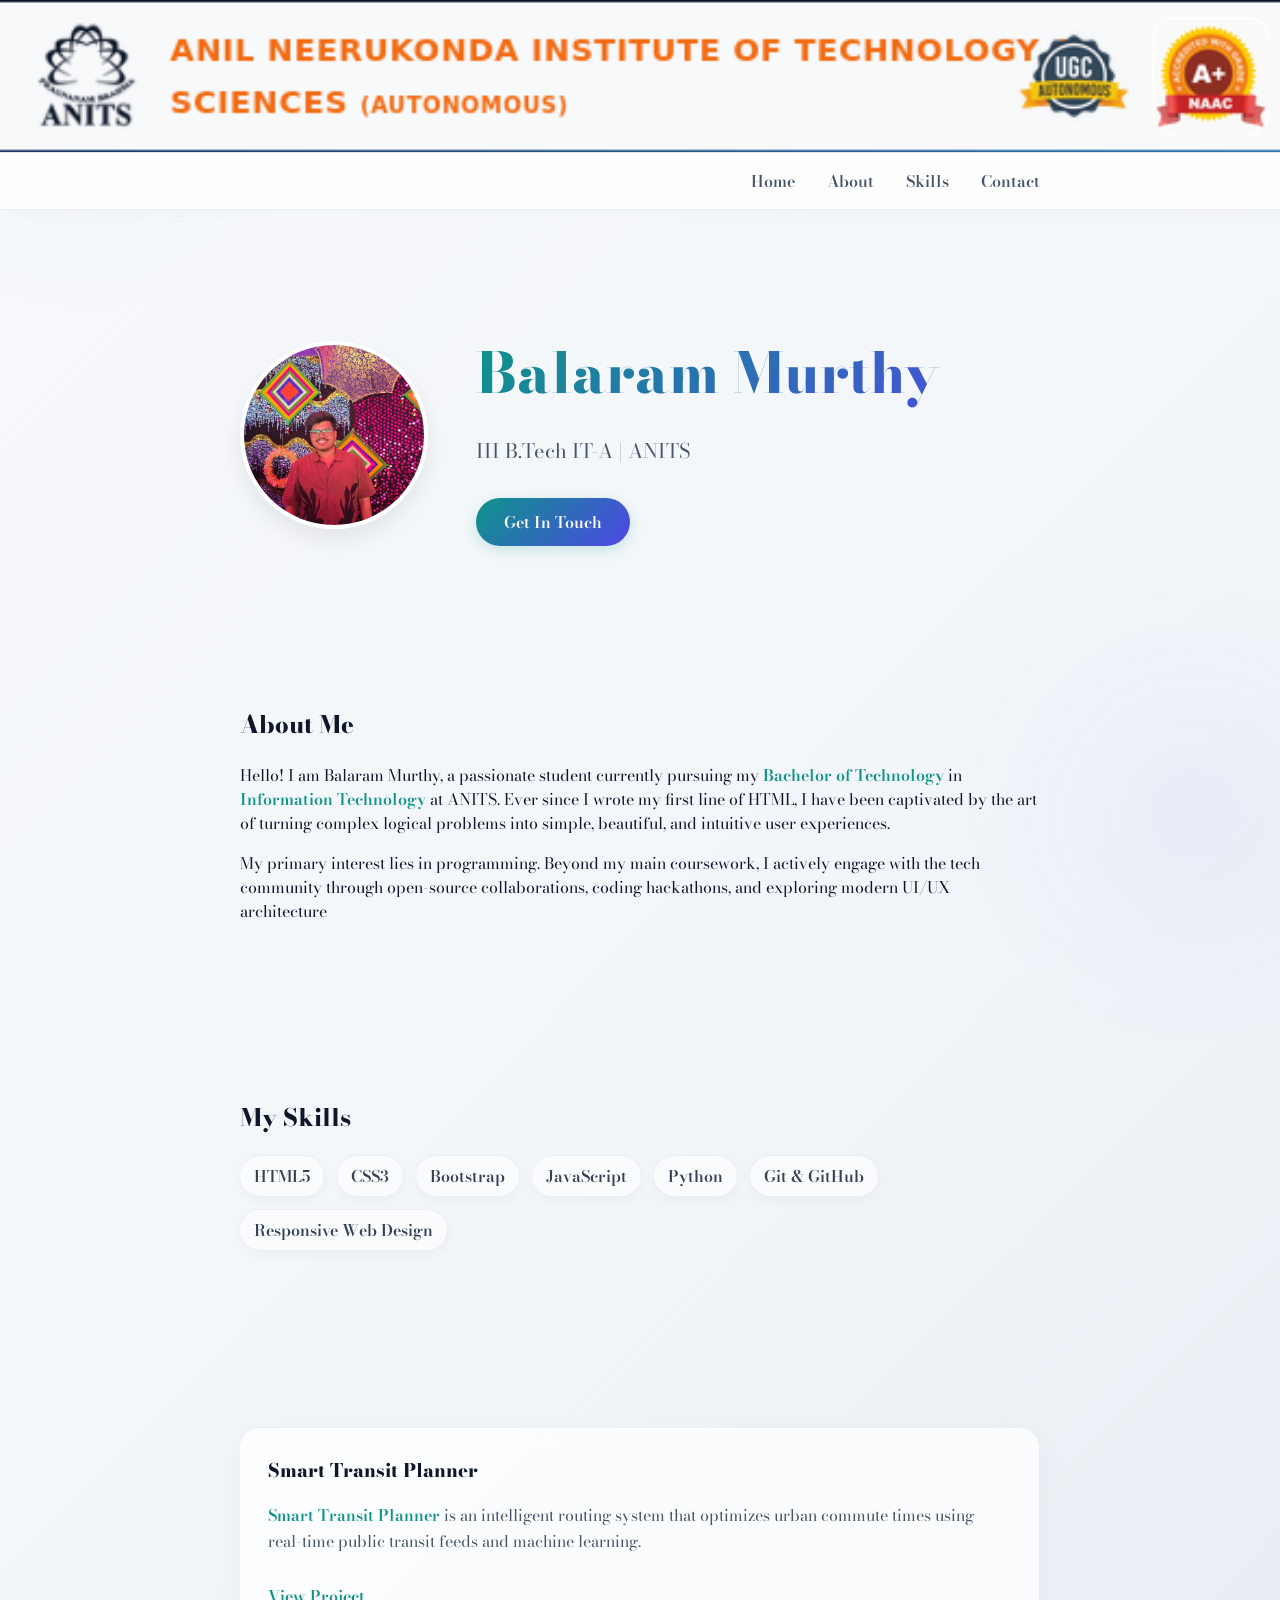
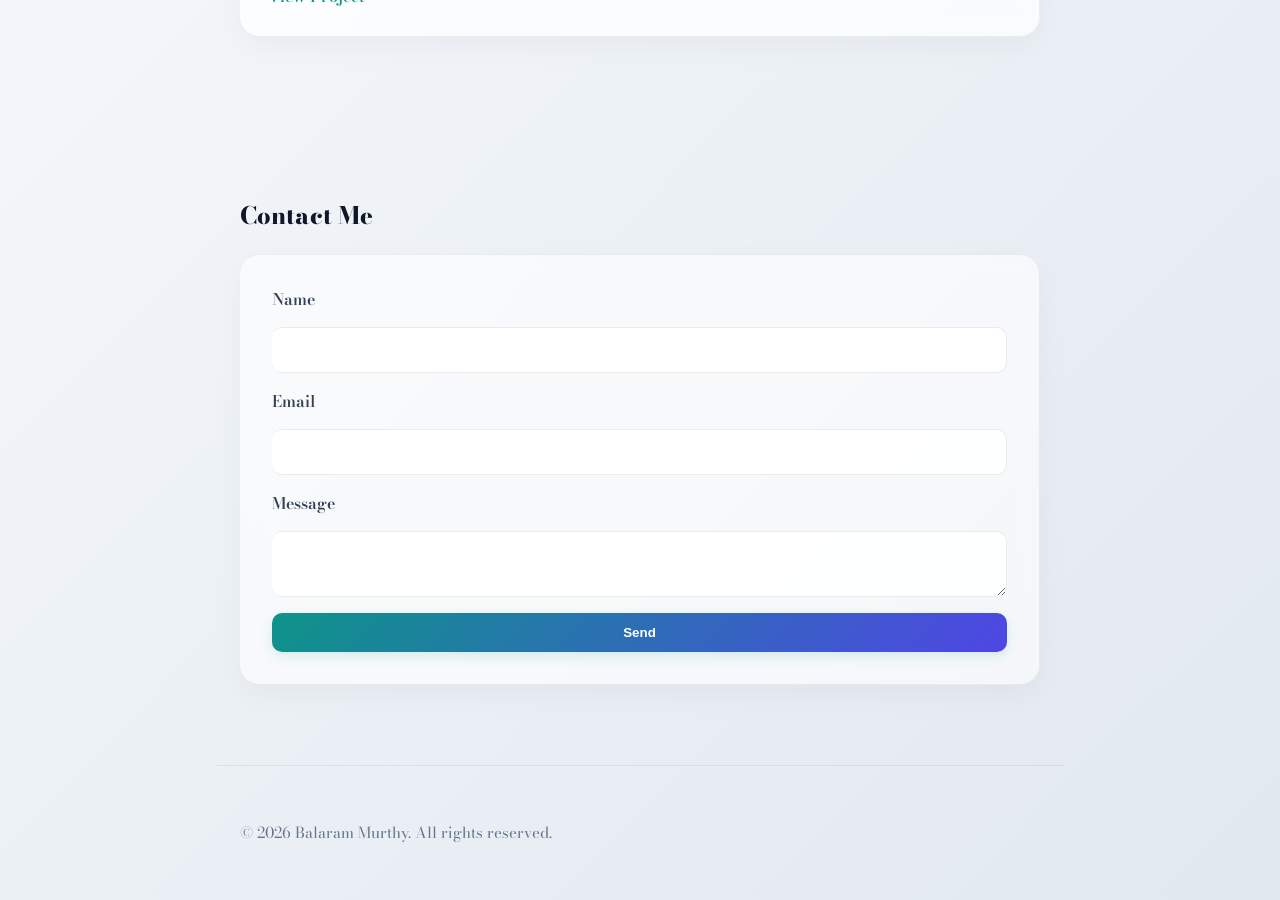
<file: index.html>
<!-- index.html -->
<!DOCTYPE html>
<html lang="en">

<head>
    <meta charset="UTF-8">
    <meta name="viewport" content="width=device-width, initial-scale=1">
    <title>My Portfolio | Balaram Murthy</title>
    <link rel="stylesheet" href="styles.css">
    <link rel="preconnect" href="https://fonts.googleapis.com">
    <link rel="preconnect" href="https://fonts.gstatic.com" crossorigin>
    <link
        href="https://fonts.googleapis.com/css2?family=Bodoni+Moda:ital,opsz,wght@0,6..96,200..900;1,6..96,200..900&display=swap"
        rel="stylesheet">
</head>

<body>

    <!-- Top Banner -->
    <div class="banner-container">
        <img src="anits_banner.png" alt="ANITS Banner" class="top-banner">
    </div>

    <!-- 1. Navigation -->
    <nav>
        <ul>
            <li><a href="#home">Home</a></li>
            <li><a href="#about">About</a></li>
            <li><a href="#skills">Skills</a></li>
            <li><a href="#contact">Contact</a></li>
        </ul>
    </nav>

    <!-- 2. Hero -->
    <section id="home">
        <div class="hero-container">
            <div class="hero-avatar">
                <img src="profile.jpeg" alt="Balaram Murthy" class="avatar-img">
            </div>
            <div class="hero-content">
                <h1>Balaram Murthy</h1>
                <p>III B.Tech IT-A | ANITS</p>
                <a href="#contact" class="btn">Get In Touch</a>
            </div>
        </div>
    </section>

    <!-- 3. About -->
    <section id="about">
        <h2>About Me</h2>
        <p>
            Hello! I am Balaram Murthy, a passionate student currently pursuing my <strong>Bachelor of
                Technology</strong>
            in <strong>Information Technology</strong> at ANITS.
            Ever since I wrote my first line of HTML, I have been captivated by the art of turning complex logical
            problems
            into simple, beautiful, and intuitive user experiences.
        </p>
        <p>
            My primary interest lies in programming. Beyond my main coursework, I actively engage with
            the tech community through open-source collaborations, coding hackathons, and exploring modern UI/UX
            architecture
        </p>

    </section>

    <!-- 4. Skills -->
    <section id="skills">
        <h2>My Skills</h2>
        <ul>
            <li>HTML5</li>
            <li>CSS3</li>
            <li>Bootstrap</li>
            <li>JavaScript</li>
            <li>Python</li>
            <li>Git & GitHub</li>
            <li>Responsive Web Design</li>
        </ul>
    </section>

    <!-- 5. Projects -->
    <section id="projects">
        <div class="card">
            <h3>Smart Transit Planner</h3>
            <p><strong>Smart Transit Planner</strong> is an intelligent routing system that optimizes urban commute
                times using real-time public transit feeds and machine learning.</p>
            <a href="#">View Project</a>
        </div>
    </section>

    <!-- 6. Contact Form -->
    <section id="contact">
        <h2>Contact Me</h2>
        <form>
            <label for="name">Name</label>
            <input type="text" id="name" name="name" required>

            <label for="email">Email</label>
            <input type="email" id="email" name="email" required>

            <label for="message">Message</label>
            <textarea id="message" name="message"></textarea>

            <button type="submit">Send</button>
        </form>
    </section>

    <!-- 7. Footer -->
    <footer>
        <p>&copy; 2026 Balaram Murthy. All rights reserved.</p>
    </footer>

</body>

</html>
</file>
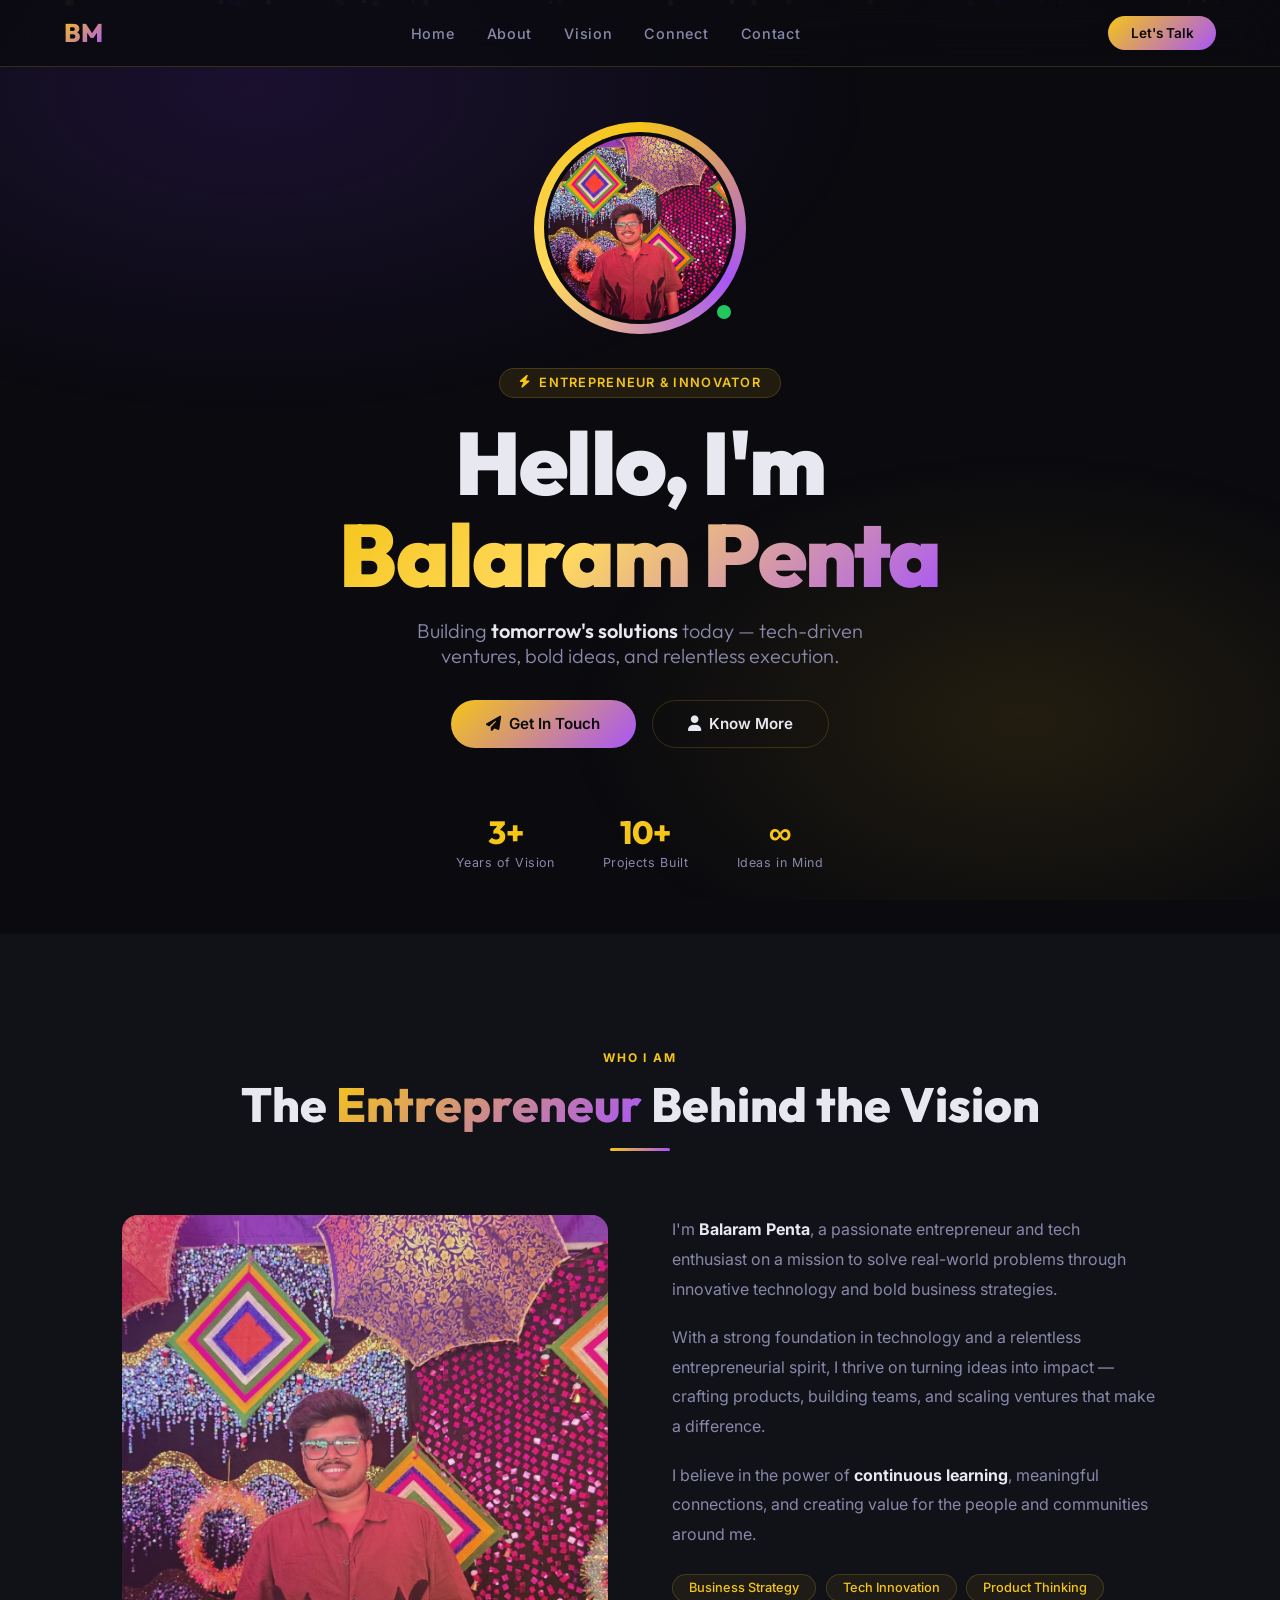
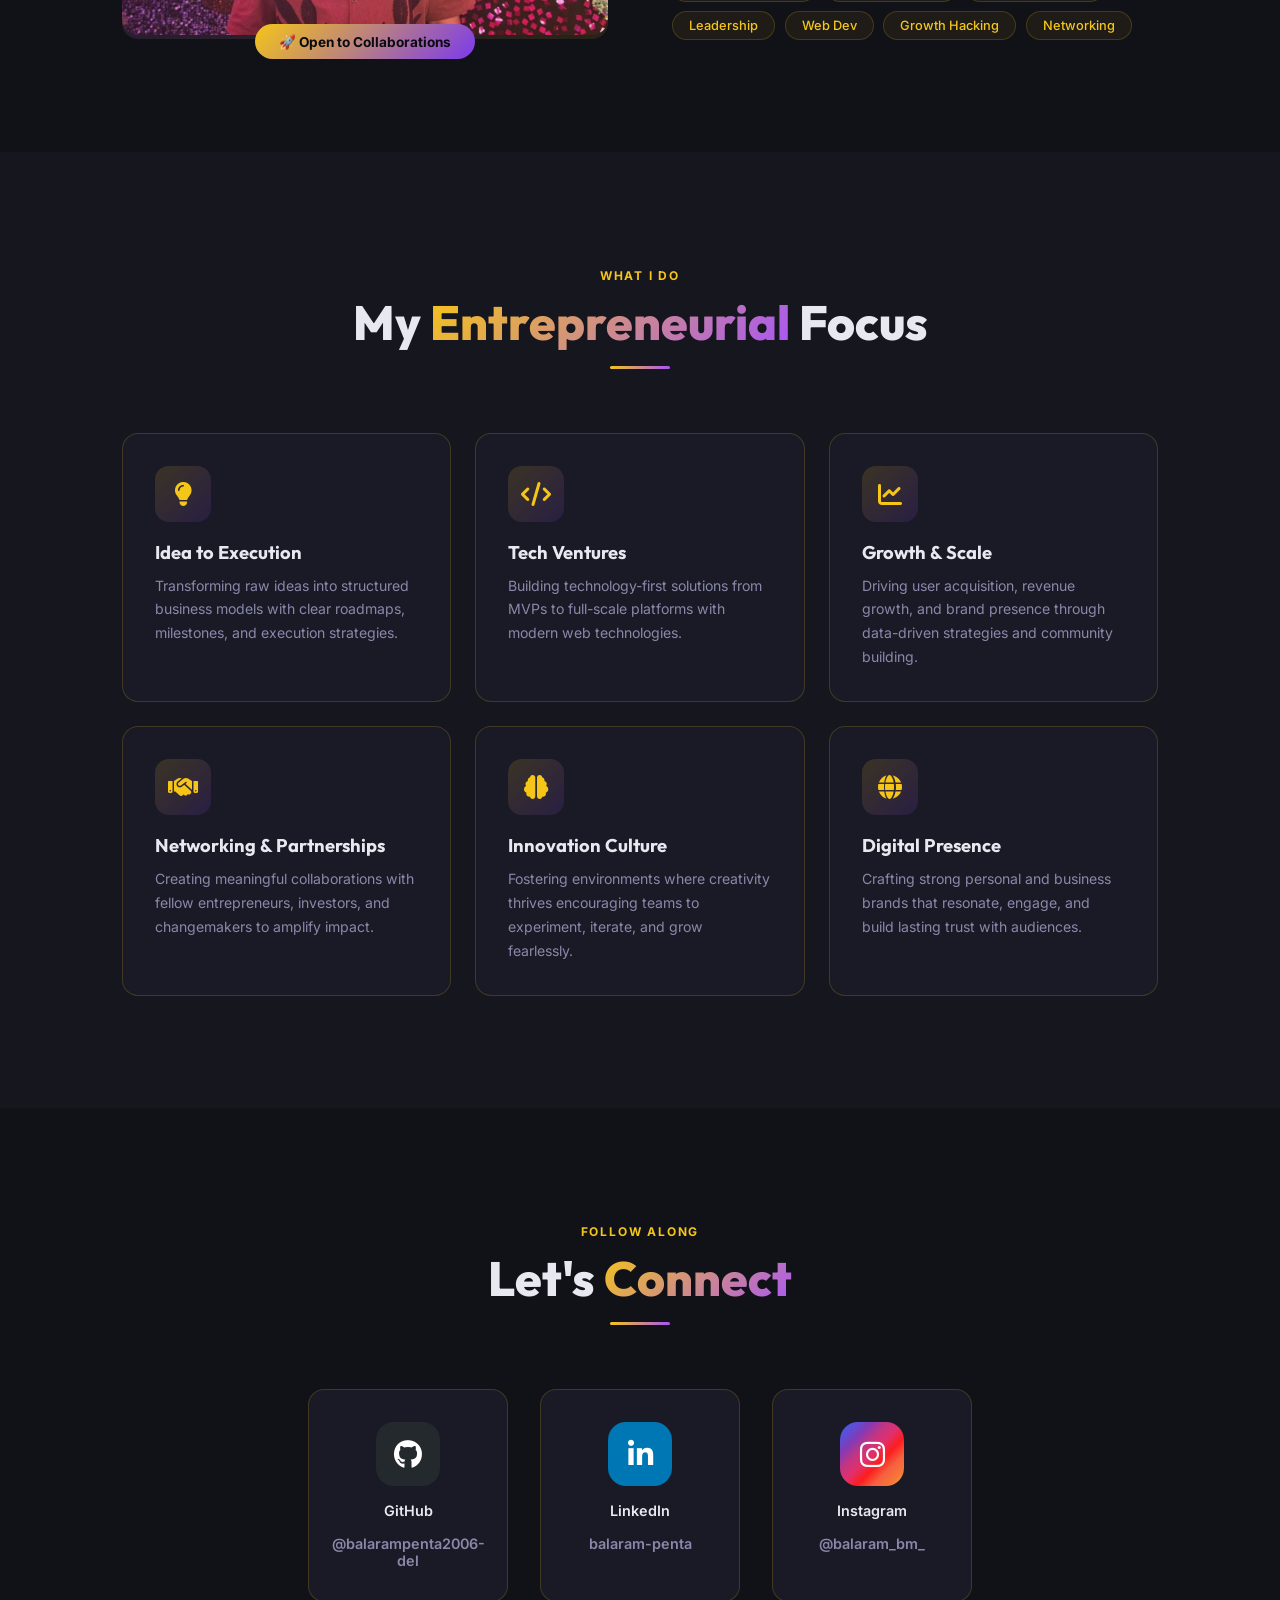
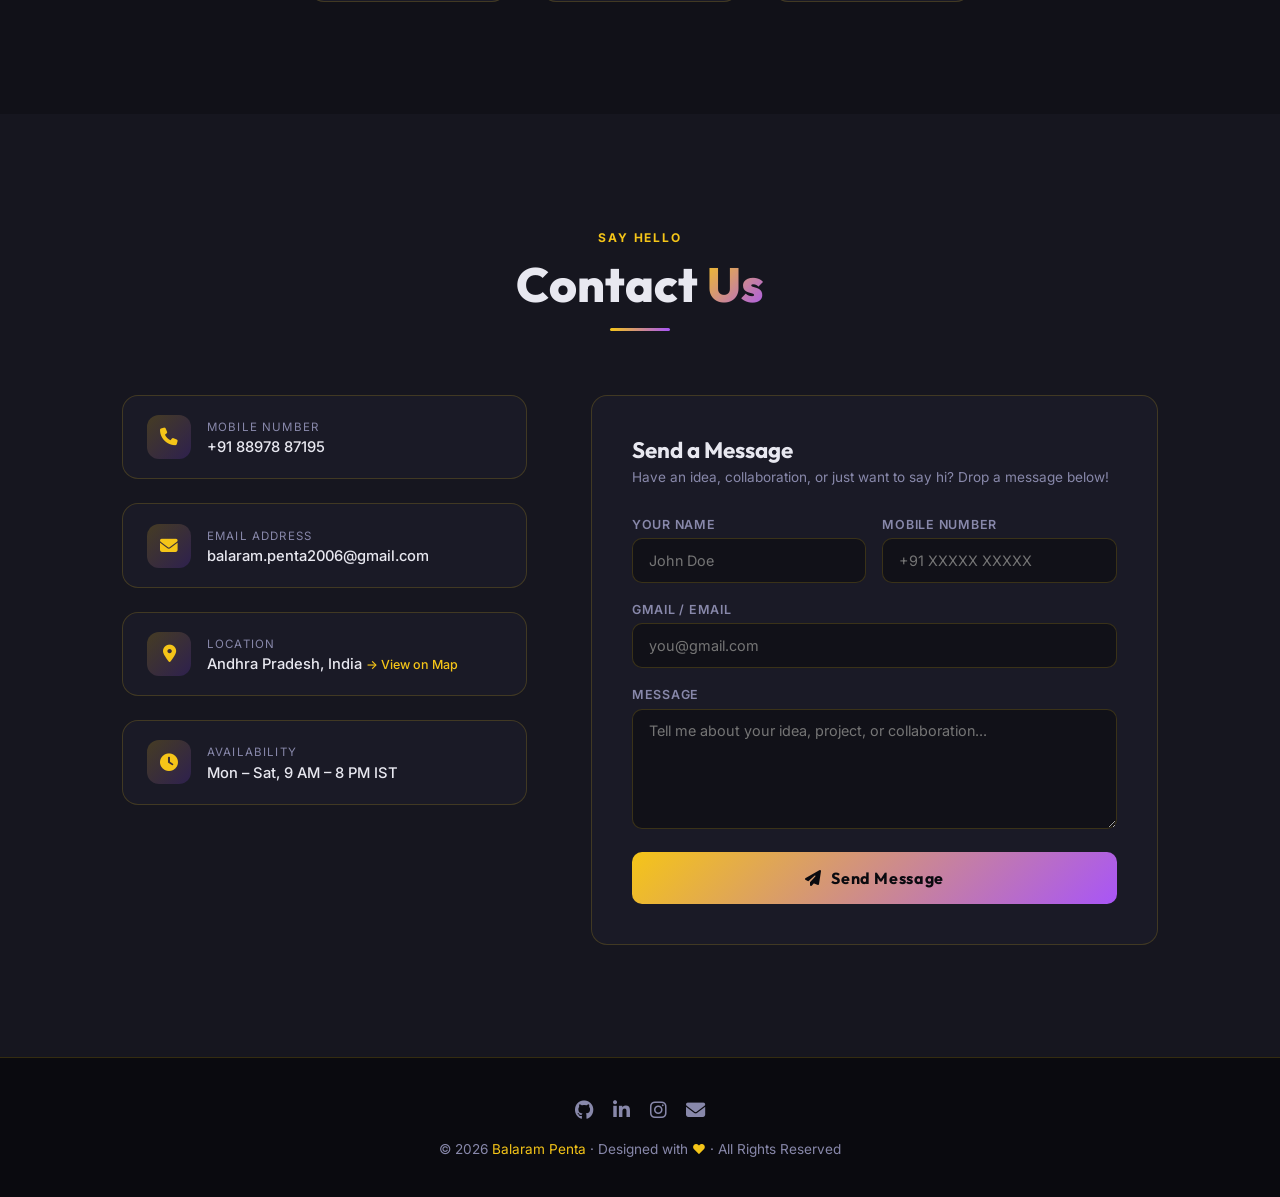
<file: myportfolio.html>
﻿<!DOCTYPE html>
<html lang="en">
<head>
  <meta charset="UTF-8" />
  <meta name="viewport" content="width=device-width, initial-scale=1.0" />
  <title>Balaram Penta | Entrepreneur & Innovator</title>
  <meta name="description" content="Official portfolio of Balaram Penta - entrepreneur, innovator, and tech enthusiast. Explore projects, connect on social media, or get in touch." />
  <link rel="preconnect" href="https://fonts.googleapis.com" />
  <link rel="preconnect" href="https://fonts.gstatic.com" crossorigin />
  <link href="https://fonts.googleapis.com/css2?family=Outfit:wght@300;400;500;600;700;800;900&family=Inter:wght@300;400;500;600&display=swap" rel="stylesheet" />
  <link rel="stylesheet" href="https://cdnjs.cloudflare.com/ajax/libs/font-awesome/6.5.0/css/all.min.css" />
  <style>
    *, *::before, *::after { box-sizing: border-box; margin: 0; padding: 0; }
    :root {
      --gold:#f5c518; --gold-light:#ffd95e; --dark:#0a0a0f; --dark2:#111118;
      --dark3:#16161f; --card:#1a1a26; --border:rgba(245,197,24,0.18);
      --text:#e8e8f0; --muted:#8888aa; --accent:#7c3aed; --accent2:#a855f7; --radius:16px;
    }
    html { scroll-behavior: smooth; }
    body { font-family: "Inter",sans-serif; background:var(--dark); color:var(--text); overflow-x:hidden; }
    body::before {
      content:""; position:fixed; inset:0; pointer-events:none; z-index:0;
      background:
        radial-gradient(ellipse 80% 60% at 20% 10%,rgba(124,58,237,.15) 0%,transparent 60%),
        radial-gradient(ellipse 60% 50% at 80% 80%,rgba(245,197,24,.10) 0%,transparent 60%);
    }
    .particles { position:fixed; inset:0; z-index:0; pointer-events:none; overflow:hidden; }
    .particle { position:absolute; border-radius:50%; opacity:.4; animation:floatUp linear infinite; }
    @keyframes floatUp {
      0%{transform:translateY(110vh) scale(0);opacity:0;}
      10%{opacity:.4;} 90%{opacity:.2;}
      100%{transform:translateY(-10vh) scale(1);opacity:0;}
    }
    nav {
      position:fixed; top:0; left:0; right:0; z-index:100;
      display:flex; align-items:center; justify-content:space-between;
      padding:1rem 4rem; background:rgba(10,10,15,.8);
      backdrop-filter:blur(20px); border-bottom:1px solid var(--border);
    }
    .nav-logo {
      font-family:"Outfit",sans-serif; font-size:1.6rem; font-weight:800;
      background:linear-gradient(135deg,var(--gold),var(--accent2));
      -webkit-background-clip:text; -webkit-text-fill-color:transparent; background-clip:text;
    }
    .nav-links { display:flex; gap:2rem; list-style:none; }
    .nav-links a { color:var(--muted); text-decoration:none; font-size:.9rem; font-weight:500; letter-spacing:.05em; transition:color .3s; }
    .nav-links a:hover { color:var(--gold); }
    #home {
      position:relative; z-index:1; min-height:100vh;
      display:flex; flex-direction:column; align-items:center; justify-content:center;
      text-align:center; padding:8rem 2rem 4rem;
    }
    .avatar-wrapper { position:relative; width:200px; height:200px; margin-bottom:2.5rem; }
    .avatar-ring {
      position:absolute; inset:-6px; border-radius:50%;
      background:conic-gradient(var(--gold),var(--accent2),var(--gold-light),var(--gold));
      animation:spin 4s linear infinite; z-index:0;
    }
    @keyframes spin { to{transform:rotate(360deg);} }
    .avatar-inner { position:absolute; inset:4px; background:var(--dark); border-radius:50%; z-index:1; }
    .avatar-img {
      position:absolute; inset:8px; border-radius:50%;
      object-fit:cover; object-position:top center; z-index:2;
      width:calc(100% - 16px); height:calc(100% - 16px);
    }
    .status-badge {
      position:absolute; bottom:6px; right:6px; z-index:3;
      background:#22c55e; width:20px; height:20px; border-radius:50%;
      border:3px solid var(--dark); animation:pulse-green 2s ease infinite;
    }
    @keyframes pulse-green {
      0%,100%{box-shadow:0 0 0 0 rgba(34,197,94,.6);}
      50%{box-shadow:0 0 0 8px rgba(34,197,94,0);}
    }
    .hero-tag {
      display:inline-flex; align-items:center; gap:.5rem;
      background:rgba(245,197,24,.1); border:1px solid var(--border);
      border-radius:50px; padding:.4rem 1.2rem;
      font-size:.8rem; font-weight:600; letter-spacing:.1em;
      color:var(--gold); text-transform:uppercase; margin-bottom:1.2rem;
      animation:fadeSlideDown .8s ease both;
    }
    h1.hero-name {
      font-family:"Outfit",sans-serif; font-size:clamp(2.8rem,7vw,5.5rem);
      font-weight:900; line-height:1.05; letter-spacing:-.02em;
      animation:fadeSlideDown .9s ease .1s both;
    }
    h1.hero-name span {
      background:linear-gradient(135deg,var(--gold) 0%,var(--gold-light) 40%,var(--accent2) 100%);
      -webkit-background-clip:text; -webkit-text-fill-color:transparent; background-clip:text;
    }
    .hero-tagline {
      font-family:"Outfit",sans-serif; font-size:1.25rem; font-weight:300;
      color:var(--muted); margin:1rem 0 2rem; max-width:520px;
      animation:fadeSlideDown 1s ease .2s both;
    }
    .hero-tagline strong { color:var(--text); font-weight:600; }
    .hero-cta { display:flex; gap:1rem; flex-wrap:wrap; justify-content:center; animation:fadeSlideDown 1s ease .3s both; }
    .btn-primary, .btn-outline {
      padding:.85rem 2.2rem; border-radius:50px; font-size:.95rem; font-weight:600;
      cursor:pointer; text-decoration:none; display:inline-flex; align-items:center;
      gap:.5rem; transition:all .3s ease;
    }
    .btn-primary { background:linear-gradient(135deg,var(--gold),var(--accent2)); color:#0a0a0f; border:none; }
    .btn-primary:hover { transform:translateY(-3px); box-shadow:0 12px 30px rgba(245,197,24,.4); }
    .btn-outline { background:transparent; border:1.5px solid var(--border); color:var(--text); }
    .btn-outline:hover { border-color:var(--gold); color:var(--gold); transform:translateY(-3px); }
    .stats-row { display:flex; gap:3rem; margin-top:4rem; animation:fadeSlideDown 1s ease .4s both; }
    .stat { text-align:center; }
    .stat-num { font-family:"Outfit",sans-serif; font-size:2rem; font-weight:800; color:var(--gold); }
    .stat-label { font-size:.78rem; color:var(--muted); letter-spacing:.05em; margin-top:.2rem; }
    section { position:relative; z-index:1; }
    .section-header { text-align:center; margin-bottom:4rem; }
    .section-tag { display:inline-block; font-size:.75rem; font-weight:700; letter-spacing:.15em; text-transform:uppercase; color:var(--gold); margin-bottom:.75rem; }
    .section-title { font-family:"Outfit",sans-serif; font-size:clamp(2rem,4vw,3rem); font-weight:800; line-height:1.15; }
    .section-title span { background:linear-gradient(135deg,var(--gold),var(--accent2)); -webkit-background-clip:text; -webkit-text-fill-color:transparent; background-clip:text; }
    .section-divider { width:60px; height:3px; background:linear-gradient(90deg,var(--gold),var(--accent2)); border-radius:2px; margin:1rem auto 0; }
    .container { max-width:1100px; margin:0 auto; padding:0 2rem; }
    .section-pad { padding:7rem 0; }
    #about { background:var(--dark2); }
    .about-grid { display:grid; grid-template-columns:1fr 1fr; gap:4rem; align-items:center; }
    .about-img-wrap { position:relative; }
    .about-img-wrap img { width:100%; border-radius:var(--radius); object-fit:cover; object-position:top center; height:420px; filter:saturate(.9); }
    .about-img-wrap::after { content:""; position:absolute; inset:0; border-radius:var(--radius); background:linear-gradient(135deg,rgba(124,58,237,.2),rgba(245,197,24,.1)); pointer-events:none; }
    .about-badge { position:absolute; bottom:-20px; left:50%; transform:translateX(-50%); background:linear-gradient(135deg,var(--gold),var(--accent)); color:#0a0a0f; padding:.6rem 1.5rem; border-radius:50px; font-size:.85rem; font-weight:700; white-space:nowrap; z-index:2; }
    .about-text p { color:var(--muted); line-height:1.85; font-size:1rem; margin-bottom:1.2rem; }
    .about-text p strong { color:var(--text); }
    .skills-chips { display:flex; flex-wrap:wrap; gap:.6rem; margin-top:1.5rem; }
    .chip { padding:.35rem 1rem; border-radius:50px; border:1px solid var(--border); font-size:.8rem; font-weight:500; color:var(--gold); background:rgba(245,197,24,.06); transition:all .3s; }
    .chip:hover { background:rgba(245,197,24,.15); transform:translateY(-2px); }
    #services { background:var(--dark3); }
    .services-grid { display:grid; grid-template-columns:repeat(auto-fit,minmax(280px,1fr)); gap:1.5rem; }
    .service-card { background:var(--card); border:1px solid var(--border); border-radius:var(--radius); padding:2rem; transition:all .35s ease; position:relative; overflow:hidden; }
    .service-card::before { content:""; position:absolute; top:0; left:0; right:0; height:3px; background:linear-gradient(90deg,var(--gold),var(--accent2)); transform:scaleX(0); transform-origin:left; transition:transform .4s ease; }
    .service-card:hover { transform:translateY(-8px); border-color:rgba(245,197,24,.4); }
    .service-card:hover::before { transform:scaleX(1); }
    .service-icon { width:56px; height:56px; border-radius:14px; background:linear-gradient(135deg,rgba(245,197,24,.15),rgba(124,58,237,.15)); display:flex; align-items:center; justify-content:center; margin-bottom:1.2rem; font-size:1.5rem; color:var(--gold); }
    .service-card h3 { font-family:"Outfit",sans-serif; font-size:1.15rem; font-weight:700; margin-bottom:.6rem; }
    .service-card p { font-size:.88rem; color:var(--muted); line-height:1.7; }
    #connect { background:var(--dark2); }
    .social-cards { display:flex; justify-content:center; gap:2rem; flex-wrap:wrap; }
    .social-card { width:200px; padding:2rem 1.5rem; background:var(--card); border:1px solid var(--border); border-radius:var(--radius); text-align:center; text-decoration:none; color:var(--text); transition:all .35s ease; display:flex; flex-direction:column; align-items:center; gap:1rem; }
    .social-card:hover { transform:translateY(-10px) scale(1.03); box-shadow:0 20px 50px rgba(0,0,0,.4); }
    .social-icon { width:64px; height:64px; border-radius:18px; display:flex; align-items:center; justify-content:center; font-size:1.8rem; transition:all .3s; }
    .social-card:hover .social-icon { transform:rotate(-5deg) scale(1.1); }
    .s-github .social-icon { background:#24292e; color:#fff; }
    .s-linkedin .social-icon { background:#0077B5; color:#fff; }
    .s-instagram .social-icon { background:linear-gradient(135deg,#405de6,#5851db,#833ab4,#c13584,#e1306c,#fd1d1d,#f56040,#f77737,#fcaf45); color:#fff; }
    .s-github:hover { border-color:#6e7681; }
    .s-linkedin:hover { border-color:#0077B5; }
    .s-instagram:hover { border-color:#c13584; }
    .social-card span { font-size:.9rem; font-weight:600; }
    .social-handle { font-size:.75rem; color:var(--muted); }
    #contact { background:var(--dark3); }
    .contact-wrapper { display:grid; grid-template-columns:1fr 1.4fr; gap:4rem; align-items:start; }
    .contact-info { display:flex; flex-direction:column; gap:1.5rem; }
    .info-card { display:flex; align-items:flex-start; gap:1rem; background:var(--card); border:1px solid var(--border); border-radius:var(--radius); padding:1.2rem 1.5rem; text-decoration:none; color:var(--text); transition:all .3s; }
    .info-card:hover { border-color:var(--gold); transform:translateX(6px); }
    .info-icon { width:44px; height:44px; border-radius:12px; flex-shrink:0; background:linear-gradient(135deg,rgba(245,197,24,.2),rgba(124,58,237,.2)); display:flex; align-items:center; justify-content:center; font-size:1.1rem; color:var(--gold); }
    .info-content { flex:1; }
    .info-content small { font-size:.72rem; color:var(--muted); text-transform:uppercase; letter-spacing:.1em; }
    .info-content p { font-size:.92rem; font-weight:500; margin-top:.2rem; }
    .contact-form { background:var(--card); border:1px solid var(--border); border-radius:var(--radius); padding:2.5rem; }
    .contact-form h3 { font-family:"Outfit",sans-serif; font-size:1.4rem; font-weight:700; margin-bottom:.3rem; }
    .contact-form > p { font-size:.85rem; color:var(--muted); margin-bottom:2rem; }
    .form-group { margin-bottom:1.2rem; }
    .form-row { display:grid; grid-template-columns:1fr 1fr; gap:1rem; }
    label { display:block; font-size:.78rem; font-weight:600; letter-spacing:.06em; text-transform:uppercase; color:var(--muted); margin-bottom:.4rem; }
    input[type="text"],input[type="tel"],input[type="email"],textarea { width:100%; background:var(--dark2); border:1.5px solid var(--border); border-radius:10px; padding:.8rem 1rem; color:var(--text); font-family:"Inter",sans-serif; font-size:.9rem; outline:none; transition:border-color .3s,box-shadow .3s; }
    input:focus,textarea:focus { border-color:var(--gold); box-shadow:0 0 0 3px rgba(245,197,24,.1); }
    textarea { resize:vertical; min-height:120px; }
    .btn-submit { width:100%; padding:1rem; background:linear-gradient(135deg,var(--gold),var(--accent2)); color:#0a0a0f; border:none; border-radius:10px; font-family:"Outfit",sans-serif; font-size:1rem; font-weight:700; cursor:pointer; letter-spacing:.04em; transition:all .35s; display:flex; align-items:center; justify-content:center; gap:.6rem; margin-top:.5rem; }
    .btn-submit:hover { transform:translateY(-3px); box-shadow:0 12px 30px rgba(245,197,24,.4); }
    #success-popup { position:fixed; bottom:2rem; right:2rem; z-index:999; background:#22c55e; color:#fff; padding:1rem 1.8rem; border-radius:12px; font-weight:600; font-size:.95rem; display:none; align-items:center; gap:.6rem; box-shadow:0 8px 30px rgba(34,197,94,.4); animation:slideInRight .4s ease; }
    @keyframes slideInRight { from{transform:translateX(120%);opacity:0;} to{transform:translateX(0);opacity:1;} }
    footer { position:relative; z-index:1; background:var(--dark); border-top:1px solid var(--border); text-align:center; padding:2.5rem 2rem; }
    footer p { color:var(--muted); font-size:.85rem; }
    footer span { color:var(--gold); }
    .footer-socials { display:flex; justify-content:center; gap:1.2rem; margin-bottom:1.2rem; }
    .footer-socials a { color:var(--muted); text-decoration:none; font-size:1.2rem; transition:color .3s,transform .3s; }
    .footer-socials a:hover { color:var(--gold); transform:translateY(-4px); }
    @keyframes fadeSlideDown { from{opacity:0;transform:translateY(-24px);} to{opacity:1;transform:translateY(0);} }
    .reveal { opacity:0; transform:translateY(30px); transition:opacity .7s ease,transform .7s ease; }
    .reveal.visible { opacity:1; transform:translateY(0); }
    @media(max-width:900px) {
      nav{padding:1rem 2rem;}
      .about-grid{grid-template-columns:1fr;}
      .contact-wrapper{grid-template-columns:1fr;}
      .stats-row{gap:2rem;}
      .nav-links{display:none;}
    }
    @media(max-width:600px) {
      .form-row{grid-template-columns:1fr;}
      .stats-row{flex-wrap:wrap;justify-content:center;gap:1.5rem;}
    }
  </style>
</head>
<body>

<div class="particles" id="particles"></div>

<nav>
  <div class="nav-logo">BM</div>
  <ul class="nav-links">
    <li><a href="#home">Home</a></li>
    <li><a href="#about">About</a></li>
    <li><a href="#services">Vision</a></li>
    <li><a href="#connect">Connect</a></li>
    <li><a href="#contact">Contact</a></li>
  </ul>
  <a href="#contact" class="btn-primary" style="padding:.55rem 1.4rem;font-size:.85rem;">Let&apos;s Talk</a>
</nav>

<section id="home">
  <div class="avatar-wrapper">
    <div class="avatar-ring"></div>
    <div class="avatar-inner"></div>
    <img src="profile.jpeg" alt="Balaram Penta" class="avatar-img" />
    <div class="status-badge"></div>
  </div>
  <div class="hero-tag"><i class="fa-solid fa-bolt"></i> Entrepreneur &amp; Innovator</div>
  <h1 class="hero-name">Hello, I&apos;m<br /><span>Balaram Penta</span></h1>
  <p class="hero-tagline">Building <strong>tomorrow&apos;s solutions</strong> today &mdash; tech-driven ventures, bold ideas, and relentless execution.</p>
  <div class="hero-cta">
    <a href="#contact" class="btn-primary"><i class="fa-solid fa-paper-plane"></i> Get In Touch</a>
    <a href="#about" class="btn-outline"><i class="fa-solid fa-user"></i> Know More</a>
  </div>
  <div class="stats-row">
    <div class="stat"><div class="stat-num">3+</div><div class="stat-label">Years of Vision</div></div>
    <div class="stat"><div class="stat-num">10+</div><div class="stat-label">Projects Built</div></div>
    <div class="stat"><div class="stat-num">&infin;</div><div class="stat-label">Ideas in Mind</div></div>
  </div>
</section>

<section id="about" class="section-pad">
  <div class="container">
    <div class="section-header reveal">
      <div class="section-tag">Who I Am</div>
      <h2 class="section-title">The <span>Entrepreneur</span> Behind the Vision</h2>
      <div class="section-divider"></div>
    </div>
    <div class="about-grid">
      <div class="about-img-wrap reveal">
        <img src="profile.jpeg" alt="Balaram Penta" />
        <div class="about-badge">&#x1F680; Open to Collaborations</div>
      </div>
      <div class="about-text reveal">
        <p>I&apos;m <strong>Balaram Penta</strong>, a passionate entrepreneur and tech enthusiast on a mission to solve real-world problems through innovative technology and bold business strategies.</p>
        <p>With a strong foundation in technology and a relentless entrepreneurial spirit, I thrive on turning ideas into impact &mdash; crafting products, building teams, and scaling ventures that make a difference.</p>
        <p>I believe in the power of <strong>continuous learning</strong>, meaningful connections, and creating value for the people and communities around me.</p>
        <div class="skills-chips">
          <span class="chip">Business Strategy</span>
          <span class="chip">Tech Innovation</span>
          <span class="chip">Product Thinking</span>
          <span class="chip">Leadership</span>
          <span class="chip">Web Dev</span>
          <span class="chip">Growth Hacking</span>
          <span class="chip">Networking</span>
        </div>
      </div>
    </div>
  </div>
</section>

<section id="services" class="section-pad">
  <div class="container">
    <div class="section-header reveal">
      <div class="section-tag">What I Do</div>
      <h2 class="section-title">My <span>Entrepreneurial</span> Focus</h2>
      <div class="section-divider"></div>
    </div>
    <div class="services-grid">
      <div class="service-card reveal">
        <div class="service-icon"><i class="fa-solid fa-lightbulb"></i></div>
        <h3>Idea to Execution</h3>
        <p>Transforming raw ideas into structured business models with clear roadmaps, milestones, and execution strategies.</p>
      </div>
      <div class="service-card reveal">
        <div class="service-icon"><i class="fa-solid fa-code"></i></div>
        <h3>Tech Ventures</h3>
        <p>Building technology-first solutions from MVPs to full-scale platforms with modern web technologies.</p>
      </div>
      <div class="service-card reveal">
        <div class="service-icon"><i class="fa-solid fa-chart-line"></i></div>
        <h3>Growth &amp; Scale</h3>
        <p>Driving user acquisition, revenue growth, and brand presence through data-driven strategies and community building.</p>
      </div>
      <div class="service-card reveal">
        <div class="service-icon"><i class="fa-solid fa-handshake"></i></div>
        <h3>Networking &amp; Partnerships</h3>
        <p>Creating meaningful collaborations with fellow entrepreneurs, investors, and changemakers to amplify impact.</p>
      </div>
      <div class="service-card reveal">
        <div class="service-icon"><i class="fa-solid fa-brain"></i></div>
        <h3>Innovation Culture</h3>
        <p>Fostering environments where creativity thrives encouraging teams to experiment, iterate, and grow fearlessly.</p>
      </div>
      <div class="service-card reveal">
        <div class="service-icon"><i class="fa-solid fa-globe"></i></div>
        <h3>Digital Presence</h3>
        <p>Crafting strong personal and business brands that resonate, engage, and build lasting trust with audiences.</p>
      </div>
    </div>
  </div>
</section>

<section id="connect" class="section-pad">
  <div class="container">
    <div class="section-header reveal">
      <div class="section-tag">Follow Along</div>
      <h2 class="section-title">Let&apos;s <span>Connect</span></h2>
      <div class="section-divider"></div>
    </div>
    <div class="social-cards">
      <a href="https://github.com/balarampenta2006-del" target="_blank" rel="noopener" class="social-card s-github reveal">
        <div class="social-icon"><i class="fa-brands fa-github"></i></div>
        <span>GitHub</span>
        <span class="social-handle">@balarampenta2006-del</span>
      </a>
      <a href="https://www.linkedin.com/in/balaram-penta-089a20330" target="_blank" rel="noopener" class="social-card s-linkedin reveal">
        <div class="social-icon"><i class="fa-brands fa-linkedin-in"></i></div>
        <span>LinkedIn</span>
        <span class="social-handle">balaram-penta</span>
      </a>
      <a href="https://www.instagram.com/balaram_bm_?igsh=NGQyanUzdzZzaWwx" target="_blank" rel="noopener" class="social-card s-instagram reveal">
        <div class="social-icon"><i class="fa-brands fa-instagram"></i></div>
        <span>Instagram</span>
        <span class="social-handle">@balaram_bm_</span>
      </a>
    </div>
  </div>
</section>

<section id="contact" class="section-pad">
  <div class="container">
    <div class="section-header reveal">
      <div class="section-tag">Say Hello</div>
      <h2 class="section-title">Contact <span>Us</span></h2>
      <div class="section-divider"></div>
    </div>
    <div class="contact-wrapper">
      <div class="contact-info reveal">
        <a href="tel:+918897887195" class="info-card">
          <div class="info-icon"><i class="fa-solid fa-phone"></i></div>
          <div class="info-content">
            <small>Mobile Number</small>
            <p>+91 88978 87195</p>
          </div>
        </a>
        <a href="mailto:balaram.penta2006@gmail.com" class="info-card">
          <div class="info-icon"><i class="fa-solid fa-envelope"></i></div>
          <div class="info-content">
            <small>Email Address</small>
            <p>balaram.penta2006@gmail.com</p>
          </div>
        </a>
        <a href="https://share.google/bAVsSwMKsd1hwEwSv" target="_blank" rel="noopener" class="info-card">
          <div class="info-icon"><i class="fa-solid fa-location-dot"></i></div>
          <div class="info-content">
            <small>Location</small>
            <p>Andhra Pradesh, India <span style="font-size:.78rem;color:var(--gold);">&#8594; View on Map</span></p>
          </div>
        </a>
        <div class="info-card" style="pointer-events:none;">
          <div class="info-icon"><i class="fa-solid fa-clock"></i></div>
          <div class="info-content">
            <small>Availability</small>
            <p>Mon &ndash; Sat, 9 AM &ndash; 8 PM IST</p>
          </div>
        </div>
      </div>
      <div class="contact-form reveal">
        <h3>Send a Message</h3>
        <p>Have an idea, collaboration, or just want to say hi? Drop a message below!</p>
        <form id="contactForm" onsubmit="handleSubmit(event)">
          <div class="form-row">
            <div class="form-group">
              <label for="uname">Your Name</label>
              <input type="text" id="uname" placeholder="John Doe" required />
            </div>
            <div class="form-group">
              <label for="umobile">Mobile Number</label>
              <input type="tel" id="umobile" placeholder="+91 XXXXX XXXXX" required />
            </div>
          </div>
          <div class="form-group">
            <label for="uemail">Gmail / Email</label>
            <input type="email" id="uemail" placeholder="you@gmail.com" required />
          </div>
          <div class="form-group">
            <label for="umessage">Message</label>
            <textarea id="umessage" rows="5" placeholder="Tell me about your idea, project, or collaboration..." required></textarea>
          </div>
          <button type="submit" class="btn-submit">
            <i class="fa-solid fa-paper-plane"></i> Send Message
          </button>
        </form>
      </div>
    </div>
  </div>
</section>

<footer>
  <div class="footer-socials">
    <a href="https://github.com/balarampenta2006-del" target="_blank" rel="noopener" title="GitHub"><i class="fa-brands fa-github"></i></a>
    <a href="https://www.linkedin.com/in/balaram-penta-089a20330" target="_blank" rel="noopener" title="LinkedIn"><i class="fa-brands fa-linkedin-in"></i></a>
    <a href="https://www.instagram.com/balaram_bm_?igsh=NGQyanUzdzZzaWwx" target="_blank" rel="noopener" title="Instagram"><i class="fa-brands fa-instagram"></i></a>
    <a href="mailto:balaram.penta2006@gmail.com" title="Email"><i class="fa-solid fa-envelope"></i></a>
  </div>
  <p>&copy; 2026 <span>Balaram Penta</span> &middot; Designed with <span>&hearts;</span> &middot; All Rights Reserved</p>
</footer>

<div id="success-popup">
  <i class="fa-solid fa-circle-check"></i> Message sent successfully!
</div>

<script>
(function(){
  var c=document.getElementById("particles");
  var colors=["#f5c518","#a855f7","#7c3aed","#ffd95e","#fff"];
  for(var i=0;i<28;i++){
    var p=document.createElement("div");
    p.className="particle";
    var s=Math.random()*5+2;
    p.style.cssText="width:"+s+"px;height:"+s+"px;background:"+colors[Math.floor(Math.random()*colors.length)]+";left:"+Math.random()*100+"%;animation-duration:"+(Math.random()*18+10)+"s;animation-delay:"+(Math.random()*10)+"s;";
    c.appendChild(p);
  }
})();
var obs=new IntersectionObserver(function(entries){
  entries.forEach(function(e){if(e.isIntersecting)e.target.classList.add("visible");});
},{threshold:0.12});
document.querySelectorAll(".reveal").forEach(function(el){obs.observe(el);});
function handleSubmit(e){
  e.preventDefault();
  var popup=document.getElementById("success-popup");
  popup.style.display="flex";
  setTimeout(function(){popup.style.display="none";},3500);
  e.target.reset();
}
</script>
</body>
</html>
</file>
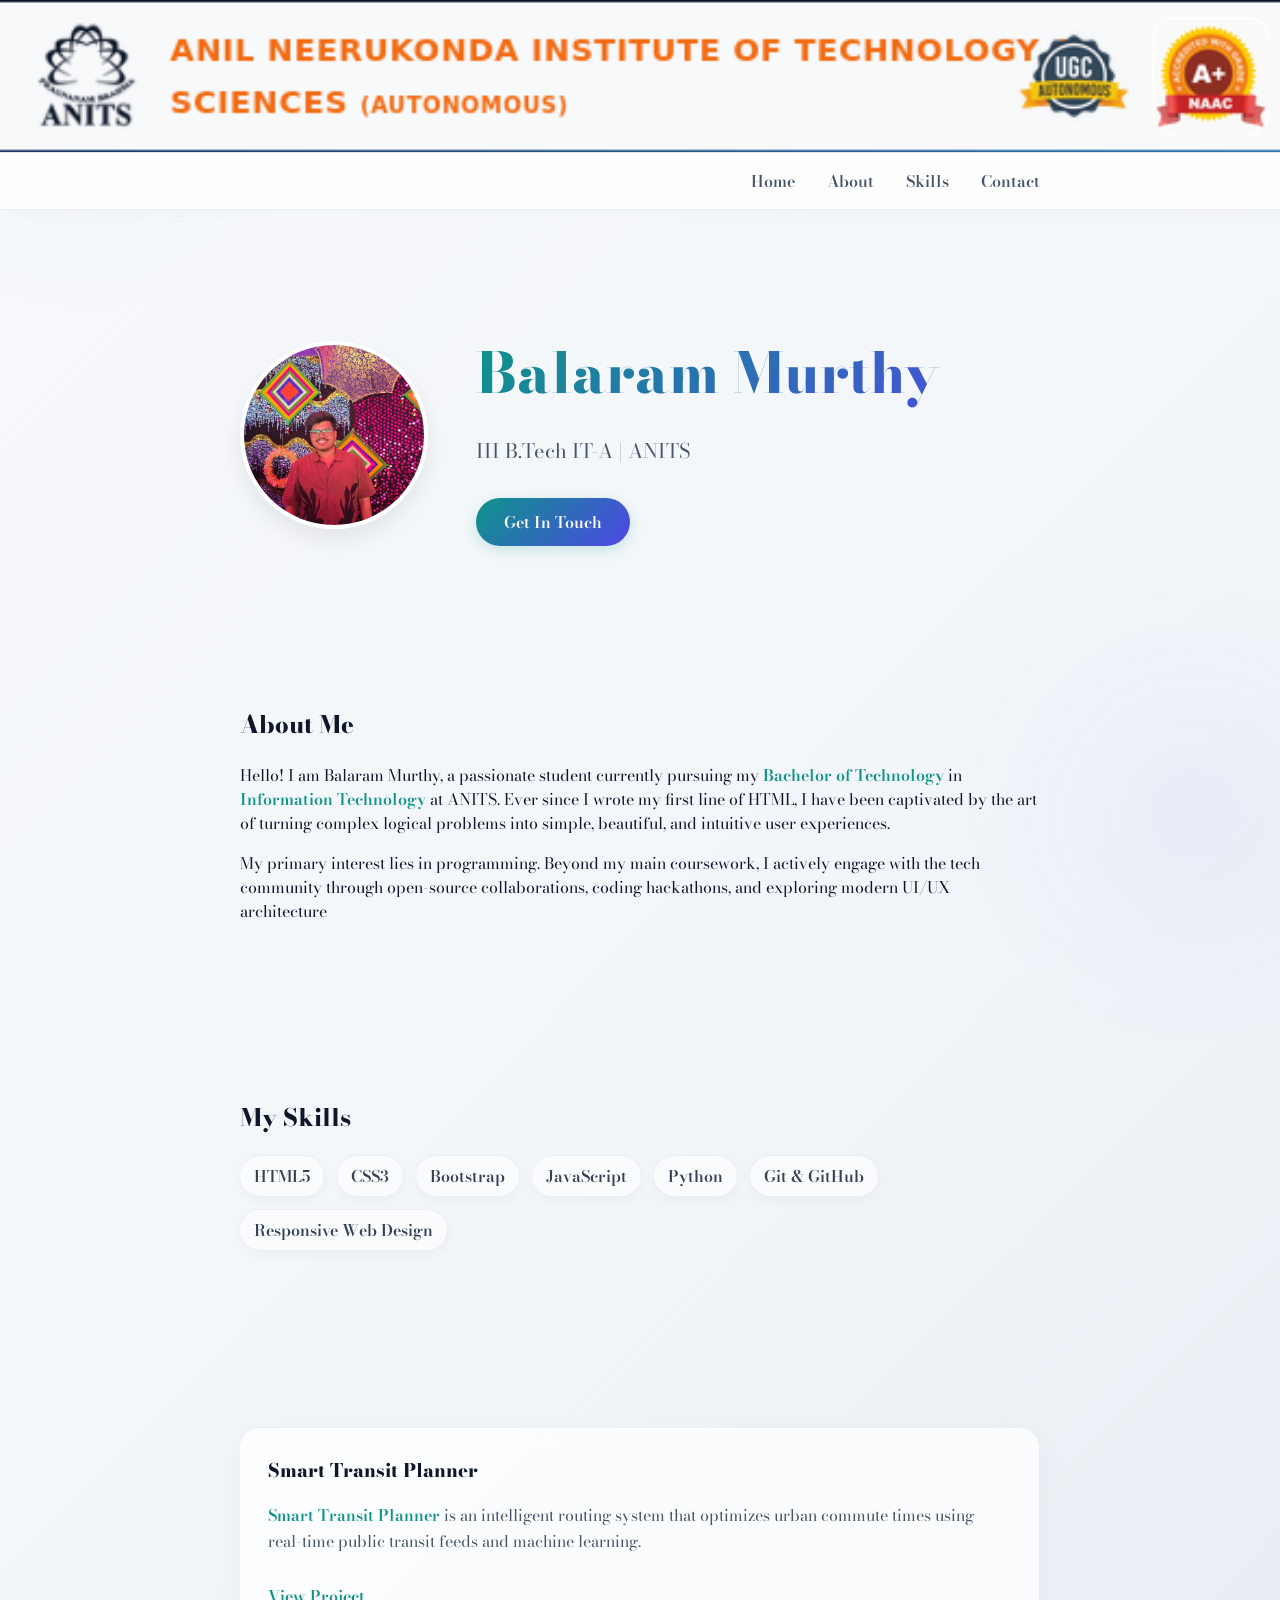
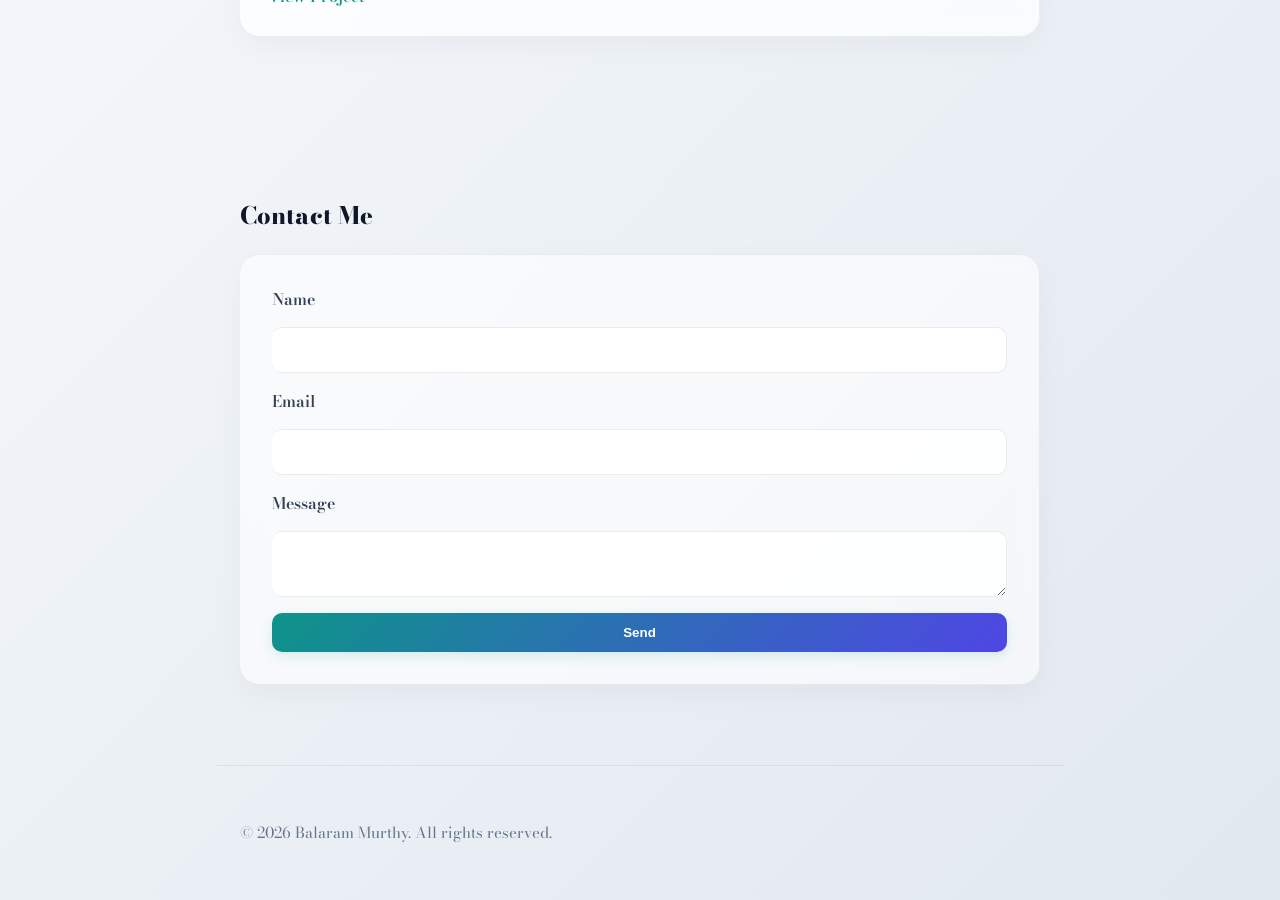
<file: wt039.html>
<!-- index.html -->
<!DOCTYPE html>
<html lang="en">

<head>
    <meta charset="UTF-8">
    <meta name="viewport" content="width=device-width, initial-scale=1">
    <title>My Portfolio | Balaram Murthy</title>
    <link rel="stylesheet" href="styles.css">
    <link rel="preconnect" href="https://fonts.googleapis.com">
    <link rel="preconnect" href="https://fonts.gstatic.com" crossorigin>
    <link
        href="https://fonts.googleapis.com/css2?family=Bodoni+Moda:ital,opsz,wght@0,6..96,200..900;1,6..96,200..900&display=swap"
        rel="stylesheet">
</head>

<body>

    <!-- Top Banner -->
    <div class="banner-container">
        <img src="anits_banner.png" alt="ANITS Banner" class="top-banner">
    </div>

    <!-- 1. Navigation -->
    <nav>
        <ul>
            <li><a href="#home">Home</a></li>
            <li><a href="#about">About</a></li>
            <li><a href="#skills">Skills</a></li>
            <li><a href="#contact">Contact</a></li>
        </ul>
    </nav>

    <!-- 2. Hero -->
    <section id="home">
        <div class="hero-container">
            <div class="hero-avatar">
                <img src="profile.jpeg" alt="Balaram Murthy" class="avatar-img">
            </div>
            <div class="hero-content">
                <h1>Balaram Murthy</h1>
                <p>III B.Tech IT-A | ANITS</p>
                <a href="#contact" class="btn">Get In Touch</a>
            </div>
        </div>
    </section>

    <!-- 3. About -->
    <section id="about">
        <h2>About Me</h2>
        <p>
            Hello! I am Balaram Murthy, a passionate student currently pursuing my <strong>Bachelor of
                Technology</strong>
            in <strong>Information Technology</strong> at ANITS.
            Ever since I wrote my first line of HTML, I have been captivated by the art of turning complex logical
            problems
            into simple, beautiful, and intuitive user experiences.
        </p>
        <p>
            My primary interest lies in programming. Beyond my main coursework, I actively engage with
            the tech community through open-source collaborations, coding hackathons, and exploring modern UI/UX
            architecture
        </p>

    </section>

    <!-- 4. Skills -->
    <section id="skills">
        <h2>My Skills</h2>
        <ul>
            <li>HTML5</li>
            <li>CSS3</li>
            <li>Bootstrap</li>
            <li>JavaScript</li>
            <li>Python</li>
            <li>Git & GitHub</li>
            <li>Responsive Web Design</li>
        </ul>
    </section>

    <!-- 5. Projects -->
    <section id="projects">
        <div class="card">
            <h3>Smart Transit Planner</h3>
            <p><strong>Smart Transit Planner</strong> is an intelligent routing system that optimizes urban commute
                times using real-time public transit feeds and machine learning.</p>
            <a href="#">View Project</a>
        </div>
    </section>

    <!-- 6. Contact Form -->
    <section id="contact">
        <h2>Contact Me</h2>
        <form>
            <label for="name">Name</label>
            <input type="text" id="name" name="name" required>

            <label for="email">Email</label>
            <input type="email" id="email" name="email" required>

            <label for="message">Message</label>
            <textarea id="message" name="message"></textarea>

            <button type="submit">Send</button>
        </form>
    </section>

    <!-- 7. Footer -->
    <footer>
        <p>&copy; 2026 Balaram Murthy. All rights reserved.</p>
    </footer>

</body>

</html>
</file>
<file: styles.css>
html {
    scroll-behavior: smooth;
}

body {
    background: linear-gradient(135deg, #f8fafc 0%, #f1f5f9 50%, #e2e8f0 100%);
    font-family: 'Bodoni Moda', serif;
    color: #0f172a;
    position: relative;
    overflow-x: hidden;
    min-height: 100vh;
    margin: 0;
}

section {
    scroll-margin-top: 80px;
    padding: 80px 24px;
    max-width: 800px;
    margin: 0 auto;
}

body::before,
body::after {
    content: "";
    position: fixed;
    width: 260px;
    height: 260px;
    border-radius: 50%;
    filter: blur(80px);
    opacity: 0.12;
    z-index: -1;
    animation: floatGlow 9s ease-in-out infinite alternate;
}

body::before {
    top: -45px;
    left: -45px;
    background: rgba(13, 148, 136, 0.4);
    /* Teal */
}

body::after {
    right: -45px;
    bottom: -45px;
    background: rgba(79, 70, 229, 0.4);
    /* Indigo */
    animation-duration: 8s;
}

@keyframes floatGlow {
    from {
        transform: translate(0, 0) scale(1);
    }

    to {
        transform: translate(30px, 40px) scale(1.15);
    }
}

h1,
h2,
h3 {
    background: linear-gradient(135deg, #0f172a 30%, #334155 100%);
    -webkit-background-clip: text;
    -webkit-text-fill-color: transparent;
    font-weight: 800;
    margin-top: 0;
}

strong {
    color: #0d9488;
    font-weight: 600;
}

/* Banner Styling */
.banner-container {
    width: 100%;
    background-color: #f7f9fb;
    /* matching off-white background of ANITS banner */
    border-bottom: 1px solid rgba(0, 0, 0, 0.08);
    display: flex;
    justify-content: center;
    align-items: center;
    overflow: hidden;
}

.top-banner {
    width: 100%;
    height: auto;
    display: block;
}

/* Hero Avatar Flex Layout */
#home {
    text-align: left;
    padding: 120px 24px 80px;
}

.hero-container {
    display: flex;
    align-items: center;
    gap: 48px;
    width: 100%;
}

.hero-avatar {
    flex-shrink: 0;
}

.avatar-img {
    width: 180px;
    height: 180px;
    border-radius: 50%;
    object-fit: cover;
    border: 4px solid #ffffff;
    box-shadow: 0 10px 25px rgba(0, 0, 0, 0.08);
    transition: transform 0.3s ease, box-shadow 0.3s ease;
}

.avatar-img:hover {
    transform: scale(1.05);
    box-shadow: 0 15px 35px rgba(79, 70, 229, 0.2);
}

.hero-content {
    flex-grow: 1;
}

#home h1 {
    font-size: 3.5rem;
    margin-bottom: 16px;
    background: linear-gradient(135deg, #0d9488 0%, #4f46e5 100%);
    -webkit-background-clip: text;
    -webkit-text-fill-color: transparent;
}

#home p {
    font-size: 1.25rem;
    color: #475569;
    margin-bottom: 32px;
}

/* Skills list */
#skills ul {
    display: flex;
    flex-wrap: wrap;
    gap: 12px;
    padding: 0;
    list-style: none;
}

#skills li {
    background: rgba(255, 255, 255, 0.6);
    padding: 8px 14px;
    border-radius: 999px;
    font-weight: 600;
    border: 1px solid rgba(0, 0, 0, 0.06);
    border-left: none;
    box-shadow: 0 4px 12px rgba(0, 0, 0, 0.03);
    transition: all 0.3s ease;
    color: #334155;
}

#skills li:hover {
    transform: translateY(-4px);
    background: #ffffff;
    border-color: rgba(13, 148, 136, 0.3);
    box-shadow: 0 8px 16px rgba(13, 148, 136, 0.12);
    color: #0f172a;
}

/* Cards */
.card {
    background: rgba(255, 255, 255, 0.75);
    border: 1px solid rgba(0, 0, 0, 0.06);
    border-left: none;
    border-radius: 20px;
    padding: 28px;
    box-shadow: 0 10px 30px rgba(0, 0, 0, 0.04);
    transition: all 0.3s ease;
    backdrop-filter: blur(8px);
}

.card:hover {
    transform: translateY(-6px);
    background: rgba(255, 255, 255, 0.9);
    border-color: rgba(79, 70, 229, 0.25);
    box-shadow: 0 15px 35px rgba(79, 70, 229, 0.12);
}

.card p {
    color: #475569;
    line-height: 1.6;
}

/* Buttons */
.btn {
    display: inline-block;
    background: linear-gradient(135deg, #0d9488 0%, #4f46e5 100%);
    color: #ffffff !important;
    padding: 12px 28px;
    border-radius: 50px;
    text-decoration: none;
    font-weight: 600;
    box-shadow: 0 4px 15px rgba(13, 148, 136, 0.2);
    transition: all 0.3s ease;
    border: none;
}

.btn:hover {
    transform: translateY(-3px);
    box-shadow: 0 8px 25px rgba(79, 70, 229, 0.3);
    filter: brightness(1.1);
}

.card a {
    display: inline-block;
    margin-top: 14px;
    color: #0d9488;
    text-decoration: none;
    font-weight: 600;
    transition: color 0.3s ease, transform 0.3s ease;
}

.card a:hover {
    color: #4f46e5;
    transform: translateX(4px);
}

/* Forms */
form {
    display: flex;
    flex-direction: column;
    gap: 16px;
    background: rgba(255, 255, 255, 0.6);
    border: 1px solid rgba(0, 0, 0, 0.06);
    border-left: none;
    border-radius: 20px;
    padding: 32px;
    backdrop-filter: blur(8px);
    box-shadow: 0 10px 30px rgba(0, 0, 0, 0.04);
}

form label {
    font-weight: 600;
    color: #334155;
}

input,
textarea {
    padding: 12px 16px;
    border: 1px solid rgba(0, 0, 0, 0.08);
    border-left: none;
    border-radius: 10px;
    background: rgba(255, 255, 255, 0.9);
    color: #0f172a;
    font-family: inherit;
    transition: all 0.3s ease;
}

input:focus,
textarea:focus {
    outline: none;
    border-color: #0d9488;
    box-shadow: 0 0 0 3px rgba(13, 148, 136, 0.15);
    background: #ffffff;
}

form button {
    cursor: pointer;
    font-weight: 600;
    background: linear-gradient(135deg, #0d9488 0%, #4f46e5 100%);
    color: #ffffff;
    border: none;
    padding: 12px;
    border-radius: 10px;
    box-shadow: 0 4px 12px rgba(13, 148, 136, 0.15);
    transition: all 0.3s ease;
}

form button:hover {
    transform: translateY(-2px);
    box-shadow: 0 6px 18px rgba(79, 70, 229, 0.25);
    filter: brightness(1.1);
}

/* Nav */
nav {
    position: sticky;
    top: 0;
    z-index: 1000;
    display: flex;
    align-items: center;
    background: rgba(255, 255, 255, 0.85);
    backdrop-filter: blur(12px);
    padding: 16px 24px;
    border-bottom: 1px solid rgba(0, 0, 0, 0.06);
    box-shadow: 0 4px 20px rgba(0, 0, 0, 0.02);
}

nav ul {
    display: flex;
    justify-content: flex-end;
    gap: 32px;
    list-style: none;
    margin: 0 auto;
    padding: 0;
    max-width: 800px;
    width: 100%;
}

nav a {
    color: #475569;
    text-decoration: none;
    font-weight: 600;
    transition: all 0.3s ease;
}

nav a:hover {
    color: #0d9488;
}

/* Footer */
footer {
    text-align: left;
    padding: 40px 24px;
    border-top: 1px solid rgba(0, 0, 0, 0.06);
    color: #64748b;
    font-size: 0.95rem;
    max-width: 800px;
    margin: 0 auto;
}

/* Media Queries */
@media (max-width: 768px) {
    nav {
        padding: 12px 16px;
    }

    nav ul {
        flex-direction: column;
        gap: 12px;
        align-items: center;
    }

    #skills ul {
        flex-direction: column;
        align-items: stretch;
    }

    .card {
        margin: 10px 0;
    }
}
</file>
